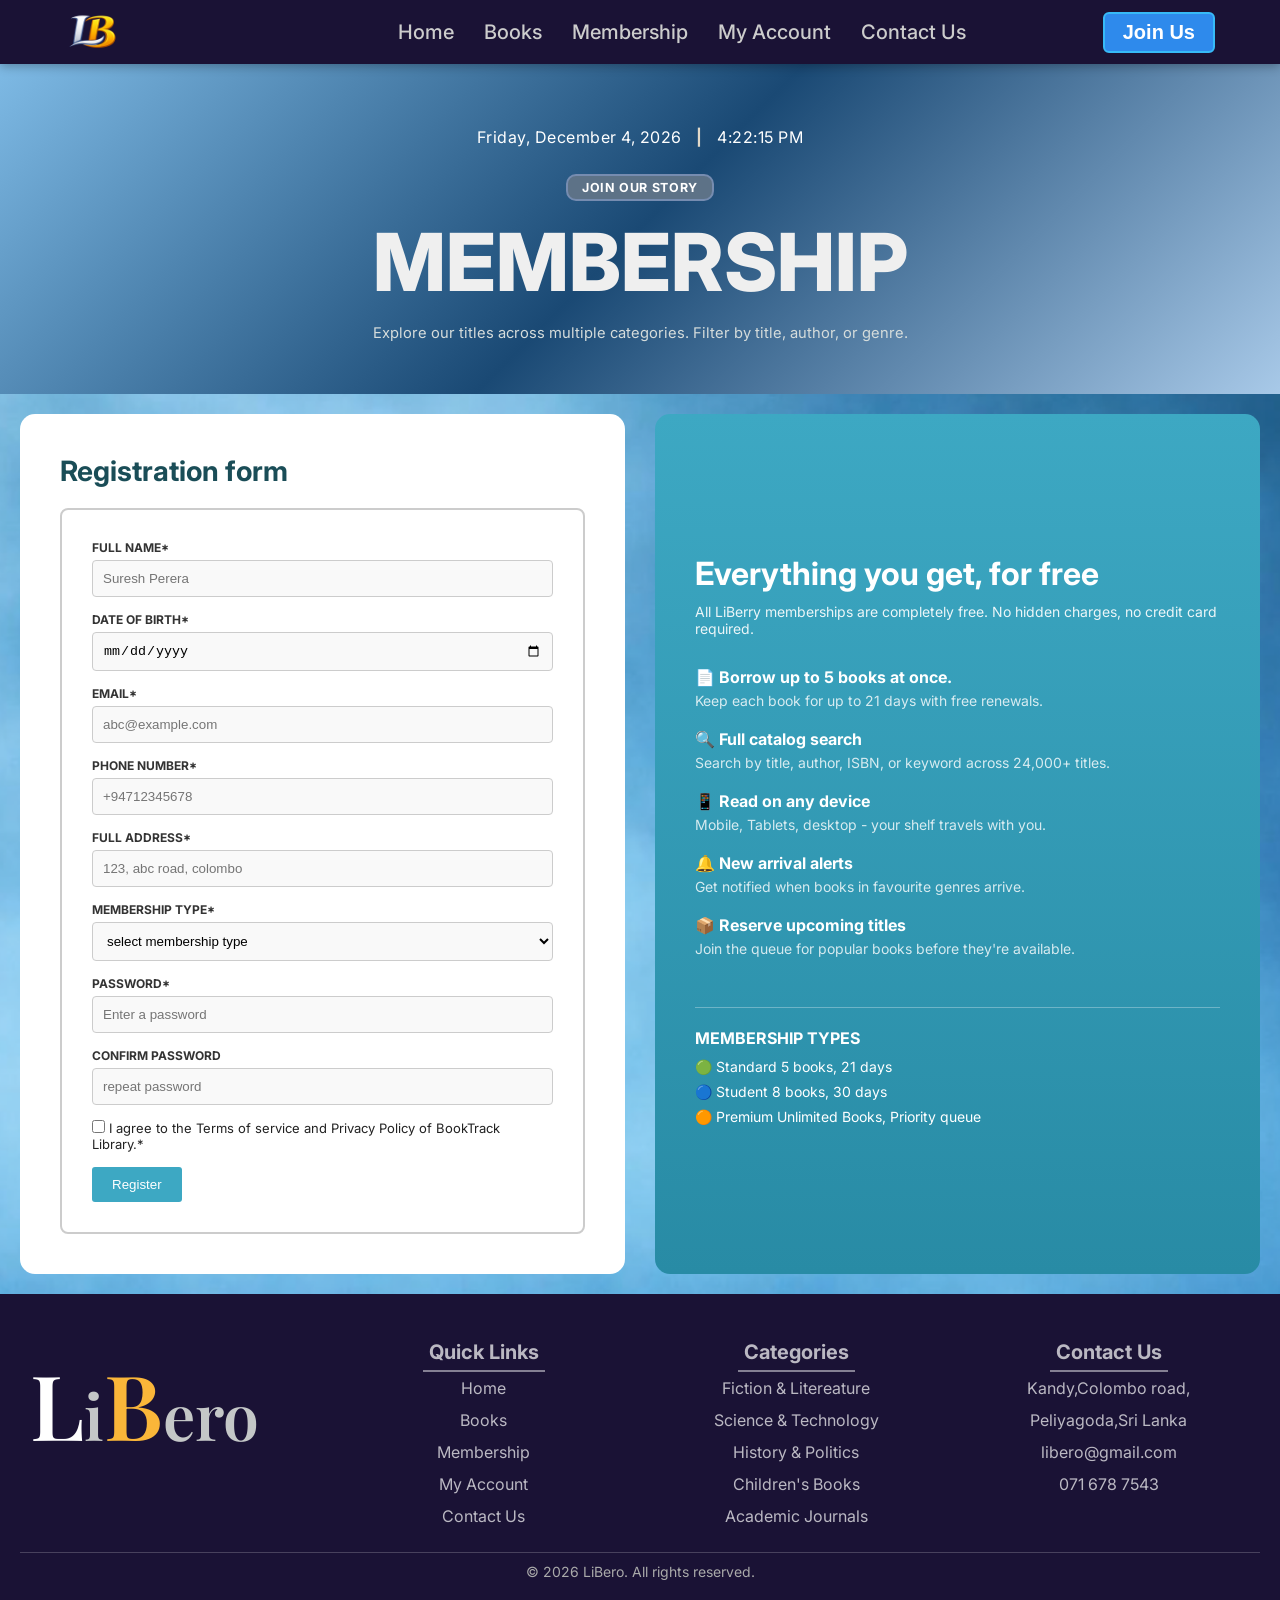
<file: html/Membership.html>
<!DOCTYPE html>
<html lang="en">
<head>
    <meta charset="UTF-8">
    <meta name="viewport" content="width=device-width, initial-scale=1.0">
    <title>Membership Registration</title>
     <link rel="stylesheet" href="../css/style.css">

</head>
<body>
  <nav class="nav-container">
        <div class="logo" style="padding-left: 15px; ">
            <img src="../img/logo4.png" alt="logo">
        </div>
        <div class="nav-item-container">
            <ul class="nav-items">
                <li><a href="Index.html">Home</a></li>
                <li><a href="Books.html">Books</a></li>
                <li><a href="Membership.html">Membership</a></li>
                <li><a href="my-account.html">My Account</a></li>
                <li><a href="Contact us.html">Contact Us</a></li>
            </ul>
        </div>
        <div >
            <ul class="log" style="padding-right: 15px;">
                <li><a href="Membership.html"><button type="button" class="btn btn-outline-light" style="font-size: 20px;">Join Us</button></a></li>
                <!-- <li><a href="register.html">Register</a></li> -->

            </ul>
        </div>
        

    </nav>
    <div class="hero-section">
        <div class="datetime-display-box">
          <span id="current-date-text"></span>
          <span class="datetime-separator">|</span>
          <span id="current-time-text"></span>
        </div>
        <span class="browse-badge">Join Our Story</span>
        <h2>MEMBERSHIP</h2>
        <div class="hero-subtitle">Explore our titles across multiple categories. Filter by title, author, or genre.</div>
    </div>

   <div class="main-container">
        <div class="left-side">
            <h2 class="form-title">Registration form</h2>
            
            <form style="border: 2px solid #ccc; padding: 30px; border-radius: 8px;">
                <div class="input-group">
                    <label>FULL NAME*</label>
                    <input type="text" placeholder="Suresh Perera" required>
                </div>

                <div class="input-group">
                    <label>DATE OF BIRTH*</label>
                    <input type="date" required>
                </div>

                <div class="input-group">
                    <label>EMAIL*</label>
                    <input type="email" placeholder="abc@example.com" required>
                </div>

                <div class="input-group">
                    <label>PHONE NUMBER*</label>
                    <input type="tel" placeholder="+94712345678" required>
                </div>

                <div class="input-group">
                    <label>FULL ADDRESS*</label>
                    <input type="text" placeholder="123, abc road, colombo" required>
                </div>

                <div class="input-group">
                    <label>MEMBERSHIP TYPE*</label>
                    <select required>
                        <option value="" disabled selected>select membership type</option>
                        <option value="standard">Standard</option>
                        <option value="student">Student</option>
                        <option value="premium">Premium</option>
                    </select>
                </div>

                <div class="input-group">
                    <label>PASSWORD*</label>
                    <input type="password" placeholder="Enter a password" required>
                </div>

                <div class="input-group">
                    <label>CONFIRM PASSWORD</label>
                    <input type="password" placeholder="repeat password" required>
                </div>

                <div class="checkbox-group">
                    <input type="checkbox" id="terms" required>
                    <label for="terms">I agree to the Terms of service and Privacy Policy of 
                        BookTrack Library.*</label>
                </div>

                <button type="submit" class="register-btn">Register</button>
            </form>
        </div>

        <div class="right-side">
            <h1 class="info-title">Everything you get, for free</h1>
            <p class="sub-title">All LiBerry memberships are completely free. No hidden charges, 
                no credit card required.</p>
            
            <div class="info-list">
                <div class="info-item">
                    <h3>📄 Borrow up to 5 books at once.</h3>
                    <p>Keep each book for up to 21 days with free renewals.</p>
                </div>
                
                <div class="info-item">
                    <h3>🔍 Full catalog search</h3>
                    <p>Search by title, author, ISBN, or keyword across 24,000+ titles.</p>
                </div>
                
                <div class="info-item">
                    <h3>📱 Read on any device</h3>
                    <p>Mobile, Tablets, desktop - your shelf travels with you.</p>
                </div>
                
                <div class="info-item">
                    <h3>🔔 New arrival alerts</h3>
                    <p>Get notified when books in favourite genres arrive.</p>
                </div>
                
                <div class="info-item">
                    <h3>📦 Reserve upcoming titles</h3>
                    <p>Join the queue for popular books before they're available.</p>
                </div>
            </div>

            <div class="membership-types-box">
                <h2>MEMBERSHIP TYPES</h2>
                <ul>
                    <li>🟢 Standard 5 books, 21 days</li>
                    <li>🔵 Student 8 books, 30 days</li>
                    <li>🟠 Premium Unlimited Books, Priority queue</li>
                </ul>
            </div>
        </div>
    </div>
    <div class="footer-wrapper">
        <footer class="footer-container">
            <div class="logo-container">
                <div class="name">
                    <p><span class="L">L</span>i<span class="B">B</span>ero </p>
                </div>
                    
            </div>
            <div class="quick-links">
                <h3>Quick Links</h3>
                <ul class="quick-links-list">
                    <li><a href="Index.html">Home</a></li>
                    <li><a href="Books.html">Books</a></li>
                    <li><a href="Membership.html">Membership</a></li>
                    <li><a href="my-account.html">My Account</a></li>
                    <li><a href="Contact us.html">Contact Us</a></li>
                </ul>

            </div>
            <div class="cat-container">
                <h3>Categories</h3>
                <ul>
                    <li>Fiction & Litereature</li>
                    <li>Science & Technology</li>
                    <li>History & Politics</li>
                    <li>Children's Books</li>
                    <li>Academic Journals</li>
                </ul>
            </div>
            <div class="contact-footer">
                <h3>
                    Contact Us
                </h3>
                <ul>
                    <li>Kandy,Colombo road,<br>Peliyagoda,Sri Lanka</li>
                    <li>libero@gmail.com</li>
                    <li>071 678 7543</li>
                </ul>
            </div>
            <div class="footer-bottom">
                <hr>
                <p>&copy; 2026 LiBero. All rights reserved.</p>
            </div>
            
        </footer>
    </div>
  <script>
    var accentColor = "#5c1d24";

    function updateDateTime() {
        const now = new Date();

        const dateOptions = {
            weekday: 'long',
            year: 'numeric',
            month: 'long',
            day: 'numeric'
        };

        const formattedDate = now.toLocaleDateString('en-US', dateOptions);

        const timeOptions = {
            hour: 'numeric',
            minute: '2-digit',
            second: '2-digit',
            hour12: true
        };

        const formattedTime = now.toLocaleTimeString('en-US', timeOptions);

        document.getElementById('current-date-text').textContent = formattedDate;
        document.getElementById('current-time-text').textContent = formattedTime;
    }

    updateDateTime();
    setInterval(updateDateTime, 1000);
    </script>

</body>
</html>
</file>
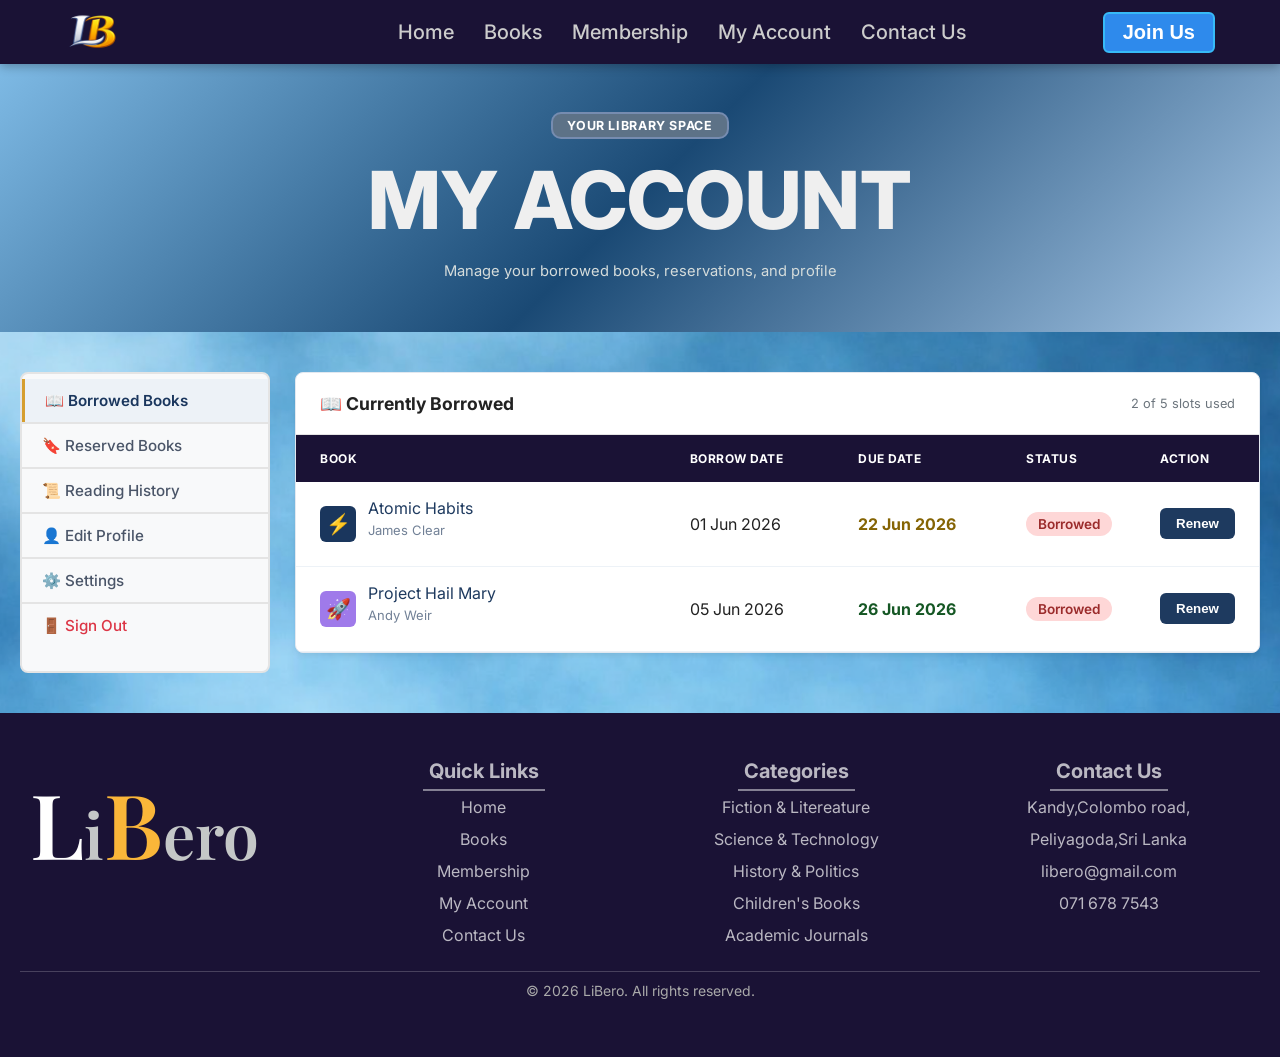
<file: html/my-account.html>
<!DOCTYPE html>
<html lang="en">

<head>
    <meta charset="UTF-8">
    <meta name="viewport" content="width=device-width, initial-scale=1.0">
    <title>Account</title>
    <link rel="stylesheet" href="../css/style.css">

</head>

<body>
    <nav class="nav-container">
        <div class="logo" style="padding-left: 15px; ">
            <img src="../img/logo4.png" alt="logo">
        </div>
        <div class="nav-item-container">
            <ul class="nav-items">
                <li><a href="Index.html">Home</a></li>
                <li><a href="Books.html">Books</a></li>
                <li><a href="Membership.html">Membership</a></li>
                <li><a href="my-account.html">My Account</a></li>
                <li><a href="Contact us.html">Contact Us</a></li>

            </ul>
        </div>
        <div>
            <ul class="log" style="padding-right: 15px;">
                <li><a href="Membership.html"><button type="button" class="btn btn-outline-light"
                            style="font-size: 20px;">Join Us</button></a></li>

            </ul>
        </div>
    </nav>

    <!-- Hero Section -->
    <div class="hero-section">
        <span class="browse-badge">Your Library Space</span>
        <h2>MY ACCOUNT</h2>
        <div class="hero-subtitle">Manage your borrowed books, reservations, and profile</div>
    </div>

    <!-- Side bar -->
    <div class="wrapper">
        <nav class="account-sidebar">
            <div class="sidebar-nav">
                <a href="#" class="active" data-target="panel-borrowed">📖 Borrowed Books</a>
                <a href="#" data-target="panel-reserved">🔖 Reserved Books</a>
                <a href="#" data-target="panel-history">📜 Reading History</a>
                <a href="#" data-target="panel-profile">👤 Edit Profile</a>
                <a href="#" data-target="panel-settings">⚙️ Settings</a>
                <a href="Index.html" style="color:#dc3545;">🚪 Sign Out</a>
            </div>
        </nav>

        <!-- Content Area -->
        <div class="account">

            <!-- Borrowed books -->
            <div class="content-card account-panel" id="panel-borrowed">
                <div class="card-header">
                    <h3>📖 Currently Borrowed</h3>
                    <span style="font-size:.8rem; color:#6c757d;">2 of 5 slots used</span>
                </div>
                <div class="card-body" style="padding:0;">
                    <div class="table-wrap" style="box-shadow:none; border:none; border-radius:0;">
                        <table class="tble">
                            <tr>
                                <th style="width:40%;">Book</th>
                                <th style="width:18%;">Borrow Date</th>
                                <th style="width:18%;">Due Date</th>
                                <th style="width:12%;">Status</th>
                                <th style="width:12%;">Action</th>
                            </tr>
                            <tr>
                                <td>
                                    <div class="book">
                                        <div class="book-icon lightning">⚡</div>
                                        <div class="details">
                                            <div class="title">Atomic Habits</div>
                                            <div class="author" style="font-size:small">James Clear</div>
                                        </div>
                                    </div>
                                </td>
                                <td>01 Jun 2026</td>
                                <td><strong style="color:#856404;">22 Jun 2026</strong></td>
                                <td><span class="borrowed">Borrowed</span></td>
                                <td><button class="renew">Renew</button></td>
                            </tr>
                            <tr>
                                <td>
                                    <div class="book">
                                        <div class="book-icon rocket">🚀</div>
                                        <div class="details">
                                            <div class="title">Project Hail Mary</div>
                                            <div class="author" style="font-size:small">Andy Weir </div>
                                        </div>
                                    </div>
                                </td>
                                <td>05 Jun 2026</td>
                                <td><strong style="color:#155724;">26 Jun 2026</strong></td>
                                <td><span class="borrowed">Borrowed</span></td>
                                <td><button class="renew">Renew</button></td>
                            </tr>
                        </table>
                    </div>
                </div>
            </div>

            <!-- Reserved Books -->
            <div class="content-card account-panel" id="panel-reserved" style="display:none;">
                <div class="card-header">
                    <h3>🔖 Reserved Books</h3>
                    <span style="font-size:.8rem; color:#6c757d;">5 reservations active</span>
                </div>
                <div class="card-body" style="padding:0;">
                    <div class="table-wrap" style="box-shadow:none; border:none; border-radius:0;">
                        <table class="tble">
                            <tr>
                                <th style="width:35%;">Book</th>
                                <th style="width:15%;">Reserved On</th>
                                <th style="width:18%;">Est. Available</th>
                                <th style="width:12%;">Queue</th>
                                <th style="width:10%;">Status</th>
                                <th style="width:10%;">Action</th>
                            </tr>
                            <tr>
                                <td>
                                    <div class="book">
                                        <div class="book-icon midnight">📖</div>
                                        <div class="details">
                                            <div class="title">The Midnight Library</div>
                                            <div class="author" style="font-size:small">Matt Haig</div>
                                        </div>
                                    </div>
                                </td>
                                <td>08 Jun 2026</td>
                                <td>~18 Jun 2026</td>
                                <td>#2 in queue</td>
                                <td><span class="reserved">Reserved</span></td>
                                <td><button class="cancel-btn">Cancel</button></td>
                            </tr>
                            <tr>
                                <td>
                                    <div class="book">
                                        <div class="book-icon ocean">🌊</div>
                                        <div class="details">
                                            <div class="title">The Old Man and the Sea</div>
                                            <div class="author" style="font-size:small">Ernest Hemingway</div>
                                        </div>
                                    </div>
                                </td>
                                <td>10 Jun 2026</td>
                                <td>~25 Jun 2026</td>
                                <td>#1 in queue</td>
                                <td><span class="reserved">Reserved</span></td>
                                <td><button class="cancel-btn">Cancel</button></td>
                            </tr>
                            <tr>
                                <td>
                                    <div class="book">
                                        <div class="book-icon lightning">👁️</div>
                                        <div class="details">
                                            <div class="title">1984</div>
                                            <div class="author" style="font-size:small">George Orwell</div>
                                        </div>
                                    </div>
                                </td>
                                <td>12 Jun 2026</td>
                                <td>~20 Jun 2026</td>
                                <td>#3 in queue</td>
                                <td><span class="reserved">Reserved</span></td>
                                <td><button class="cancel-btn">Cancel</button></td>
                            </tr>
                            <tr>
                                <td>
                                    <div class="book">
                                        <div class="book-icon rocket">🐦</div>
                                        <div class="details">
                                            <div class="title">To Kill a Mockingbird</div>
                                            <div class="author" style="font-size:small">Harper Lee</div>
                                        </div>
                                    </div>
                                </td>
                                <td>13 Jun 2026</td>
                                <td>~28 Jun 2026</td>
                                <td>#1 in queue</td>
                                <td><span class="reserved">Reserved</span></td>
                                <td><button class="cancel-btn">Cancel</button></td>
                            </tr>
                            <tr>
                                <td>
                                    <div class="book">
                                        <div class="book-icon ocean">🐒</div>
                                        <div class="details">
                                            <div class="title">Sapiens</div>
                                            <div class="author" style="font-size:small">Yuval Noah Harari</div>
                                        </div>
                                    </div>
                                </td>
                                <td>14 Jun 2026</td>
                                <td>~05 Jul 2026</td>
                                <td>#5 in queue</td>
                                <td><span class="reserved">Reserved</span></td>
                                <td><button class="cancel-btn">Cancel</button></td>
                            </tr>
                        </table>
                    </div>
                </div>
            </div>

            <!-- Reading History -->
            <div class="content-card account-panel" id="panel-history" style="display:none;">
                <div class="card-header">
                    <h3>📜 Reading History</h3>
                    <button id="toggle-history" class="renew" style="font-size:.8rem; padding:6px 14px;">Hide
                        History</button>
                </div>
                <div class="card-body" id="reading-history" style="padding:0;">
                    <div class="accordion-item">
                        <button class="accordion-header open" type="button">
                            📅 May 2026 &nbsp;<span style="font-weight:400; color:#6c757d; font-size:.8rem;">3
                                books</span>
                            <span class="accordion-arrow">▼</span>
                        </button>
                        <div class="accordion-body open">
                            <div class="table-wrap" style="box-shadow:none; border:none; border-radius:0;">
                                <table class="tble">
                                    <tr>
                                        <th>Title</th>
                                        <th>Author</th>
                                        <th>Returned</th>
                                        <th>Rating</th>
                                    </tr>
                                    <tr>
                                        <td>Sapiens</td>
                                        <td>Yuval Noah Harari</td>
                                        <td>28 May 2026</td>
                                        <td>⭐⭐⭐⭐⭐</td>
                                    </tr>
                                    <tr>
                                        <td>Educated</td>
                                        <td>Tara Westover</td>
                                        <td>14 May 2026</td>
                                        <td>⭐⭐⭐⭐⭐</td>
                                    </tr>
                                    <tr>
                                        <td>Dune</td>
                                        <td>Frank Herbert</td>
                                        <td>02 May 2026</td>
                                        <td>⭐⭐⭐⭐</td>
                                    </tr>
                                </table>
                            </div>
                        </div>
                    </div>

                    <div class="accordion-item">
                        <button class="accordion-header" type="button">
                            📅 April 2026 &nbsp;<span style="font-weight:400; color:#6c757d; font-size:.8rem;">4
                                books</span>
                            <span class="accordion-arrow">▼</span>
                        </button>
                        <div class="accordion-body">
                            <div class="table-wrap" style="box-shadow:none; border:none; border-radius:0;">
                                <table class="tble">
                                    <tr>
                                        <th>Title</th>
                                        <th>Author</th>
                                        <th>Returned</th>
                                        <th>Rating</th>
                                    </tr>
                                    <tr>
                                        <td>The Hobbit</td>
                                        <td>J.R.R. Tolkien</td>
                                        <td>28 Apr 2026</td>
                                        <td>⭐⭐⭐⭐⭐</td>
                                    </tr>
                                    <tr>
                                        <td>Braiding Sweetgrass</td>
                                        <td>Robin Kimmerer</td>
                                        <td>20 Apr 2026</td>
                                        <td>⭐⭐⭐⭐</td>
                                    </tr>
                                    <tr>
                                        <td>Charlotte's Web</td>
                                        <td>E.B. White</td>
                                        <td>11 Apr 2026</td>
                                        <td>⭐⭐⭐⭐⭐</td>
                                    </tr>
                                    <tr>
                                        <td>Demon Copperhead</td>
                                        <td>Barbara Kingsolver</td>
                                        <td>03 Apr 2026</td>
                                        <td>⭐⭐⭐⭐</td>
                                    </tr>
                                </table>
                            </div>
                        </div>
                    </div>

                    <div class="accordion-item">
                        <button class="accordion-header" type="button">
                            📅 March 2026 &nbsp;<span style="font-weight:400; color:#6c757d; font-size:.8rem;">5
                                books</span>
                            <span class="accordion-arrow">▼</span>
                        </button>
                        <div class="accordion-body">
                            <div class="table-wrap" style="box-shadow:none; border:none; border-radius:0;">
                                <table class="tble">
                                    <tr>
                                        <th>Title</th>
                                        <th>Author</th>
                                        <th>Returned</th>
                                        <th>Rating</th>
                                    </tr>
                                    <tr>
                                        <td>A Brief History of Time</td>
                                        <td>Stephen Hawking</td>
                                        <td>29 Mar 2026</td>
                                        <td>⭐⭐⭐⭐⭐</td>
                                    </tr>
                                    <tr>
                                        <td>Project Hail Mary</td>
                                        <td>Andy Weir</td>
                                        <td>20 Mar 2026</td>
                                        <td>⭐⭐⭐⭐⭐</td>
                                    </tr>
                                    <tr>
                                        <td>Atomic Habits</td>
                                        <td>James Clear</td>
                                        <td>15 Mar 2026</td>
                                        <td>⭐⭐⭐⭐</td>
                                    </tr>
                                    <tr>
                                        <td>Educated</td>
                                        <td>Tara Westover</td>
                                        <td>08 Mar 2026</td>
                                        <td>⭐⭐⭐⭐⭐</td>
                                    </tr>
                                    <tr>
                                        <td>The Midnight Library</td>
                                        <td>Matt Haig</td>
                                        <td>02 Mar 2026</td>
                                        <td>⭐⭐⭐⭐</td>
                                    </tr>
                                </table>
                            </div>
                        </div>
                    </div>

                    <div class="accordion-item">
                        <button class="accordion-header" type="button">
                            📅 February 2026 &nbsp;<span style="font-weight:400; color:#6c757d; font-size:.8rem;">3
                                books</span>
                            <span class="accordion-arrow">▼</span>
                        </button>
                        <div class="accordion-body">
                            <div class="table-wrap" style="box-shadow:none; border:none; border-radius:0;">
                                <table class="tble">
                                    <tr>
                                        <th>Title</th>
                                        <th>Author</th>
                                        <th>Returned</th>
                                        <th>Rating</th>
                                    </tr>
                                    <tr>
                                        <td>The Alchemist</td>
                                        <td>Paulo Coelho</td>
                                        <td>25 Feb 2026</td>
                                        <td>⭐⭐⭐⭐</td>
                                    </tr>
                                    <tr>
                                        <td>Pride and Prejudice</td>
                                        <td>Jane Austen</td>
                                        <td>18 Feb 2026</td>
                                        <td>⭐⭐⭐⭐⭐</td>
                                    </tr>
                                    <tr>
                                        <td>Brave New World</td>
                                        <td>Aldous Huxley</td>
                                        <td>05 Feb 2026</td>
                                        <td>⭐⭐⭐⭐</td>
                                    </tr>
                                </table>
                            </div>
                        </div>
                    </div>

                    <div class="accordion-item">
                        <button class="accordion-header" type="button">
                            📅 January 2026 &nbsp;<span style="font-weight:400; color:#6c757d; font-size:.8rem;">2
                                books</span>
                            <span class="accordion-arrow">▼</span>
                        </button>
                        <div class="accordion-body">
                            <div class="table-wrap" style="box-shadow:none; border:none; border-radius:0;">
                                <table class="tble">
                                    <tr>
                                        <th>Title</th>
                                        <th>Author</th>
                                        <th>Returned</th>
                                        <th>Rating</th>
                                    </tr>
                                    <tr>
                                        <td>Think and Grow Rich</td>
                                        <td>Napoleon Hill</td>
                                        <td>28 Jan 2026</td>
                                        <td>⭐⭐⭐⭐⭐</td>
                                    </tr>
                                    <tr>
                                        <td>Crime and Punishment</td>
                                        <td>Fyodor Dostoevsky</td>
                                        <td>12 Jan 2026</td>
                                        <td>⭐⭐⭐⭐</td>
                                    </tr>
                                </table>
                            </div>
                        </div>
                    </div>
                </div>
            </div>

            <!-- Edit Profile -->
            <div class="content-card account-panel" id="panel-profile" style="display:none;">
                <div class="card-header">
                    <h3>👤 Edit Profile</h3>
                </div>
                <div class="card-body">
                    <form id="profile-form">
                        <div class="form-row">
                            <div class="form-group">
                                <label for="p-name">Full Name</label>
                                <input type="text" id="p-name" value="Suresh Perera">
                            </div>
                            <div class="form-group">
                                <label for="p-email">Email</label>
                                <input type="email" id="p-email" value="suresh.perera@gmail.com">
                            </div>
                        </div>
                        <div class="form-row">
                            <div class="form-group">
                                <label for="p-phone">Phone</label>
                                <input type="tel" id="p-phone" value="+94 71 678 7543">
                            </div>
                            <div class="form-group">
                                <label for="p-dob">Date of Birth</label>
                                <input type="date" id="p-dob" value="2004-06-15">
                            </div>
                        </div>
                        <div class="form-group">
                            <label for="p-address">Address</label>
                            <input type="text" id="p-address" value="Kandy, Colombo road, Peliyagoda, Sri Lanka">
                        </div>
                        <button type="submit" class="renew">Save Changes</button>
                    </form>
                </div>
            </div>

            <!-- Settings -->
            <div class="content-card account-panel" id="panel-settings" style="display:none;">
                <div class="card-header">
                    <h3>⚙️ Account Settings</h3>
                </div>
                <div class="card-body">
                    <div class="settings-list">
                        <label class="setting-item">
                            <span>
                                <strong>Email notifications</strong><br>
                                <small>Receive alerts for due dates and new arrivals</small>
                            </span>
                            <input type="checkbox" checked>
                        </label>
                        <hr>
                        <label class="setting-item">
                            <span>
                                <strong>SMS notifications</strong><br>
                                <small>Text alerts for overdue books</small>
                            </span>
                            <input type="checkbox">
                        </label>
                        <hr>
                        <label class="setting-item">
                            <span>
                                <strong>Newsletter</strong><br>
                                <small>Monthly reading recommendations</small>
                            </span>
                            <input type="checkbox" checked>
                        </label>
                        <hr>
                        <label class="setting-item">
                            <span>
                                <strong>Reading history visibility</strong><br>
                                <small>Allow others to see your reading stats</small>
                            </span>
                            <input type="checkbox">
                        </label>
                        <hr>
                        <button type="button" id="save-settings" class="renew">Save Settings</button>
                    </div>
                </div>
            </div>
        </div>
    </div>

    <div id="toast" class="toast" role="status" aria-live="polite"></div>


    <div class="footer-wrapper">
        <footer class="footer-container">
            <div class="logo-container">
                <div class="name">
                    <p><span class="L">L</span>i<span class="B">B</span>ero </p>
                </div>

            </div>
            <div class="quick-links">
                <h3>Quick Links</h3>
                <ul class="quick-links-list">
                    <li><a href="Index.html">Home</a></li>
                    <li><a href="Books.html">Books</a></li>
                    <li><a href="Membership.html">Membership</a></li>
                    <li><a href="my-account.html">My Account</a></li>
                    <li><a href="Contact us.html">Contact Us</a></li>
                </ul>

            </div>
            <div class="cat-container">
                <h3>Categories</h3>
                <ul>
                    <li>Fiction & Litereature</li>
                    <li>Science & Technology</li>
                    <li>History & Politics</li>
                    <li>Children's Books</li>
                    <li>Academic Journals</li>
                </ul>
            </div>
            <div class="contact-footer">
                <h3>
                    Contact Us
                </h3>
                <ul>
                    <li>Kandy,Colombo road,<br>Peliyagoda,Sri Lanka</li>
                    <li>libero@gmail.com</li>
                    <li>071 678 7543</li>
                </ul>
            </div>
            <div class="footer-bottom">
                <hr>
                <p>&copy; 2026 LiBero. All rights reserved.</p>
            </div>

        </footer>
    </div>


    <script>

        const sidebarLinks = document.querySelectorAll('.sidebar-nav a[data-target]');
        const panels = document.querySelectorAll('.account-panel');

        sidebarLinks.forEach(function (link) {
            link.addEventListener('click', function (e) {
                e.preventDefault();
                const target = link.getAttribute('data-target');

                sidebarLinks.forEach(function (item) { item.classList.remove('active'); });
                link.classList.add('active');

                panels.forEach(function (panel) { panel.style.display = 'none'; });
                document.getElementById(target).style.display = 'block';
            });
        });

        // Reading history accordion
        document.querySelectorAll('.accordion-header').forEach(function (header) {
            header.addEventListener('click', function () {
                const isOpen = header.classList.contains('open');

                document.querySelectorAll('.accordion-header').forEach(function (h) {
                    h.classList.remove('open');
                });
                document.querySelectorAll('.accordion-body').forEach(function (body) {
                    body.classList.remove('open');
                });

                if (!isOpen) {
                    header.classList.add('open');
                    header.nextElementSibling.classList.add('open');
                }
            });
        });

        // Show / hide reading history
        const toggleHistoryBtn = document.getElementById('toggle-history');
        const readingHistory = document.getElementById('reading-history');

        toggleHistoryBtn.addEventListener('click', function () {
            const isHidden = readingHistory.style.display === 'none';
            readingHistory.style.display = isHidden ? 'block' : 'none';
            toggleHistoryBtn.textContent = isHidden ? 'Hide History' : 'Show History';
        });

        // Simple toast message (frontend only)
        function showToast(message) {
            const toast = document.getElementById('toast');
            toast.textContent = message;
            toast.classList.add('show');
            setTimeout(function () { toast.classList.remove('show'); }, 2500);
        }

        document.getElementById('profile-form').addEventListener('submit', function (e) {
            e.preventDefault();
            showToast('Profile updated successfully!');
        });

        document.getElementById('save-settings').addEventListener('click', function () {
            showToast('Settings saved!');
        });

        document.querySelectorAll('.cancel-btn').forEach(function (btn) {
            btn.addEventListener('click', function () {
                showToast('Reservation cancelled.');
            });
        });
    </script>

</body>

</html>
</file>
<file: css/style.css>
@import url('https://fonts.googleapis.com/css2?family=Playfair+Display:wght@400;600;700&family=Inter:wght@300;400;500;600&display=swap');
@import url('https://fonts.googleapis.com/css2?family=Inter:wght@400;600;700;800&display=swap');

*,
*::before,
*::after {
  box-sizing: border-box;
  margin: 0;
  padding: 0;
}

/* 
  '''''''''''''''''''''''''''''''''''''''''''''''''''''''''' CONTACT US PAGE ''''''''''''''''''''''''''''''''''''''''''''''''''''''''''''''''''''''''''''''''
   */
a {
  color: inherit;
  text-decoration: none;
}

.catalog-hero {
  background: #1E3A5F;
  color: #ffffff;
  padding: 52px 0;
}

.catalog-hero h1 {
  margin-bottom: 10px;
}

.catalog-hero p {
  color: rgba(255, 255, 255, .65);
}

.contact-grid {
  display: grid;
  grid-template-columns: 280px 1fr;
  gap: 50px;
  align-items: stretch;
  width: 100vw;
  padding: 0 80px;
  box-sizing: border-box;
}

.cd-text {
  background-color: #e3f2fd;
  color: #0d47a1;
  border: 1px solid #bbdefb;
  border-radius: 12px;
  width: 250px;
  min-height: 120px;
  margin-bottom: 15px;
  padding: 15px;
}

.contact-info {
  width: 100%;
  max-width: 300px;
  display: flex;
  flex-direction: column;
  align-items: center;
}

.contact-info h2 {
  color: #1E3A5F;
  margin-bottom: 14px;
}

.contact-info p {
  color: #666666;
  margin-bottom: 32px;
}

.contact-details {
  display: flex;
  flex-direction: column;
  gap: 18px;
  margin-bottom: 28px;
}

.contact-detail-item {
  display: flex;
  gap: 14px;
  align-items: flex-start;
}

.cd-text strong {
  display: block;
  font-size: .88rem;
  color: #1E3A5F;
  margin-bottom: 2px;
}

.cd-text span {
  font-size: .85rem;
  color: #666666;
}

.form-card {
  background: #ffffff;
  border: 1px solid #dde3ea;
  border-radius: 12px;
  padding: 36px;
  box-shadow: 0 4px 20px rgba(30, 58, 95, .12);
  width: 100%;
  max-width: 750px;
  display: flex;
  flex-direction: column;
}

.form-card form {
  display: grid !important;
  grid-template-rows: auto auto auto 1fr auto auto;
  height: 100% !important;
  gap: 15px;
}

.form-card .form-group {
  margin-bottom: 0 !important;
  display: flex;
  flex-direction: column;
}

.form-card .msg-container {
  display: flex !important;
  flex-direction: column !important;
  height: 100% !important;
}

.form-card .msg-container textarea#c-msg {
  flex-grow: 1 !important;
  height: 100% !important;
  min-height: 150px !important;
}

.form-check {
  margin-bottom: 0 !important;
  margin-top: 5px;
}

.form-card h3 {
  font-family: 'Inter', sans-serif;
  color: #1E3A5F;
  margin-bottom: 24px;
}

.form-group {
  display: flex;
  flex-direction: column;
  gap: 6px;
  margin-bottom: 18px;
}

.form-group label {
  font-size: .78rem;
  font-weight: 600;
  color: #333333;
  text-transform: uppercase;
  letter-spacing: .05em;
}

.form-group input,
.form-group select,
.form-group textarea {
  padding: 10px 14px;
  border: 1.5px solid #dde3ea;
  border-radius: 6px;
  font-family: 'Inter', sans-serif;
  font-size: .9rem;
  color: #333333;
  background: #ffffff;
  transition: border-color .25s ease, box-shadow .25s ease;
}

.form-group input:focus,
.form-group select:focus,
.form-group textarea:focus {
  outline: none;
  border-color: #1E3A5F;
  box-shadow: 0 0 0 3px rgba(30, 58, 95, .1);
}

.field-error {
  font-size: .75rem;
  color: #dc3545;
  display: none;
  margin-top: 2px;
}

.field-error.show {
  display: block;
}

.form-check {
  display: flex;
  align-items: flex-start;
  gap: 10px;
  margin-bottom: 20px;
}

.form-check input[type="checkbox"] {
  margin-top: 3px;
  accent-color: #1E3A5F;
}

.form-check label {
  font-size: .85rem;
  color: #666666;
}

.hours-table {
  width: 100%;
  max-width: 400px;
  border-collapse: collapse;
  background-color: #ffffff;
  border: 1px solid #e2e8f0;
  border-radius: 12px;
  overflow: hidden;
  box-shadow: 0 4px 12px rgba(0, 0, 0, 0.03);
}

.hours-table td {
  padding: 14px 18px;
  font-size: 0.9rem;
  color: #4a5568;
  border-bottom: 1px solid #edf2f7;
}

.hours-table tr:last-child td {
  border-bottom: none;
}

.hours-table tr:hover {
  background-color: #f7fafc;
}

.hours-table td:first-child {
  font-weight: 600;
  color: #1E3A5F;
}

.section-alt .container {
  text-align: center;
  background: linear-gradient(
  90deg,
  #7ea8cf 0%,
  #4a82b9 25%,
  #2763a3 50%,
  #3f6f9f 75%,
  #7ca6d1 100%
);
  padding: 40px;
  box-shadow: 0 4px 20px rgba(30, 58, 95, .12);
  max-width: none;
}
.section-title{
  color: rgba(255, 255, 255, 0.959);
}

.section.section-alt {
  margin-top: 40px;
}

footer {
  background: #142947;
  color: rgba(255, 255, 255, .7);
  padding: 56px 0 0;
  margin-top: auto;
}

.footer-grid {
  display: grid;
  grid-template-columns: 1.4fr 1fr 1fr 1.2fr;
  gap: 40px;
  padding-bottom: 40px;
  border-bottom: 1px solid rgba(255, 255, 255, .1);
}

.footer-col h4 {
  color: #ffffff;
  font-family: 'Inter', sans-serif;
  font-size: .95rem;
  margin-bottom: 16px;
}

.footer-col p {
  font-size: .85rem;
  line-height: 1.7;
}

.footer-col ul {
  display: flex;
  flex-direction: column;
  gap: 9px;
}

.footer-col ul a {
  font-size: .85rem;
  color: rgba(255, 255, 255, .65);
  transition: color .25s ease;
}

.footer-col ul a:hover {
  color: #F8B400;
}

.footer-bottom {
  padding: 18px 0;
  display: flex;
  justify-content: space-between;
  align-items: center;
  font-size: .8rem;
  color: rgba(255, 255, 255, .4);
}

@media (max-width: 1024px) {
  .footer-grid {
    grid-template-columns: 1fr 1fr;
  }
}

@media (max-width: 768px) {
  .section {
    padding: 52px 0;
  }

  .nav-links {
    display: none;
  }

  .hamburger {
    display: flex;
  }

  .nav-links.open {
    display: flex;
    flex-direction: column;
    position: absolute;
    top: 66px;
    left: 0;
    right: 0;
    background: #142947;
    padding: 12px;
    box-shadow: 0 8px 20px rgba(0, 0, 0, .3);
  }

  .contact-grid {
    grid-template-columns: 1fr;
  }

  .footer-grid {
    grid-template-columns: 1fr;
  }

  .footer-bottom {
    flex-direction: column;
    gap: 8px;
    text-align: center;
  }
}

/*'''''''''''''''''''''''''''''''''''''''''''''''''''''''''''''''''''         Books.html         ''''''''''''''''''''''''''''''''''''''''''''''''''''''''''''''''''''''''''''''''*/
*,
*::before,
*::after {
  box-sizing: border-box;
  margin: 0;
  padding: 0;
}

body {
  font-family: 'Inter', sans-serif;
  background: #f0f0f0;
  color: #222;
  min-height: 100vh;
  background-image: url('../img/back11.png');
  background-size: cover;
  background-position: center;
  background-repeat: no-repeat;
}

.nav-container {
  background-color: #1a1235 !important;
  color: white !important;
  display: flex !important;
  justify-content: space-between !important;
  align-items: center !important;
  padding: 4px 50px !important;
  height: 64px !important;
  overflow: hidden !important;
  position: sticky !important;
  top: 0 !important;
  z-index: 100 !important;
  box-shadow: 0 2px 10px rgba(0, 0, 0, 0.3) !important;
  overflow: visible !important;
}

@media (max-width: 768px) {
  .nav-container {
    padding: 4px 20px !important;
  }
}

.logo {
  height: 100% !important;
  display: flex !important;
  align-items: center !important;
}

.logo img {
  height: 100% !important;
  width: auto !important;
  display: block !important;
  object-fit: contain !important;
}

.nav-items {
  list-style: none !important;
  display: flex !important;
  gap: 30px !important;
}

.nav-item-container {
  margin-left: 140px !important;
}

.nav-items a {
  text-decoration: none !important;
  color: #ccc !important;
  font-size: 20px !important;
  font-weight: 500 !important;
  padding: 4px 0 !important;
  border-bottom: 2px solid transparent !important;
  transition: color 0.2s, border-color 0.2s !important;
}

.nav-items a:hover {
  color: #ffc107 !important;
  border-bottom-color: #ffc107 !important;
}

.book-container {
  display: grid;
  grid-template-columns: 3fr 2fr;
  gap: 32px;
  padding: 36px 48px;
  max-width: 1400px;
  margin: 0 auto;
  align-items: stretch;
}

.book-container-2 {
  display: grid;
  grid-template-columns: 2fr 3fr;
  gap: 32px;
  padding: 36px 48px;
  max-width: 1400px;
  margin: 0 auto;
  align-items: stretch;
}

.books-grid {
  display: grid;
  grid-template-columns: repeat(3, 1fr);
  grid-template-rows: repeat(2, auto);
  gap: 20px;
}

.book-card {
  background: hsl(0, 0%, 100%);
  border-radius: 10px;
  border: 2px solid transparent;
  box-shadow: 0 2px 8px rgba(0, 0, 0, 0.07);
  overflow: hidden;
  cursor: pointer;
  display: flex;
  flex-direction: column;
  transition: transform 0.2s ease, box-shadow 0.2s ease, border-color 0.2s ease;
}

.book-card:hover {
  transform: translateY(-5px);
  box-shadow: 0 10px 24px rgba(0, 0, 0, 0.13);
}

.book-card.selected {
  border-color: #0713ff;
  box-shadow: 0 0 0 4px rgba(255, 193, 7, 0.2);
}

.book-card img {
  width: 100%;
  height: 100%;
  object-fit: cover;
  background: #e0e0e0;
}

.book-card-body {
  padding: 14px 16px 16px;
  display: flex;
  flex-direction: column;
  gap: 6px;
  flex: 1;
}

.book-card-body h6 {
  font-size: 0.92rem;
  font-weight: 700;
  color: #15559a;
  line-height: 1.3;
}

.book-card-body p {
  font-size: 0.78rem;
  color: #666;
  line-height: 1.5;
  flex: 1;
}

.featured-panel {
  position: sticky;
  top: 84px;
}

.featured-card {
  background: #fff;
  border-radius: 14px;
  box-shadow: 0 6px 28px rgba(0, 0, 0, 0.11);
  height: 100%;
  overflow: hidden;
  transition: box-shadow 0.3s;
}

.featured-card img {
  width: 100%;
  height: 300px;
  object-fit: cover;
  background: #ddd;
  display: block;
  flex-shrink: 0;
  object-position: top;
}

.featured-body {
  padding: 24px 26px 28px;
  display: flex;
  flex-direction: column;
  gap: 10px;
  flex: 1;
}

.featured-tag {
  display: inline-block;
  background: #2e8aec;
  color: #ffffff;
  font-size: 0.7rem;
  font-weight: 700;
  letter-spacing: 0.08em;
  text-transform: uppercase;
  padding: 3px 10px;
  border-radius: 20px;
  align-self: flex-start;
}

.featured-body h2 {
  font-size: 1.4rem;
  font-weight: 800;
  color: #15559a;
  line-height: 1.3;
}

.featured-author {
  font-size: 0.88rem;
  color: #888;
  font-style: italic;
}

.featured-desc {
  font-size: 0.93rem;
  color: #444;
  line-height: 1.7;
  padding-top: 4px;
  border-top: 1px solid #f0f0f0;
  flex: 1;
}

.featured-actions {
  display: flex;
  gap: 12px;
  padding-top: 6px;
  flex-wrap: wrap;
  margin-top: auto;
}

.btn {
  display: inline-block;
  padding: 7px 18px;
  background: #2e8aec;
  color: #ffffff;
  border-radius: 6px;
  text-decoration: none;
  font-size: 0.8rem;
  font-weight: 700;
  border: 2px solid #37baf7;
  cursor: pointer;
  transition: background 0.2s, color 0.2s;
  align-self: flex-start;
}

.btn:hover {
  background: #00e0d8;
  border-color: #00d8e0;
}

.btn-large {
  padding: 11px 28px;
  font-size: 0.95rem;
  border-radius: 8px;
}

.btn-outline {
  padding: 11px 28px;
  font-size: 0.95rem;
  border-radius: 8px;
  background: transparent;
  color: #1a1a1a;
  border: 2px solid #bfe3e9;
}

.btn-outline:hover {
  background: #e2e6e6;
  border-color: #aaa;
}

@media (max-width: 1024px) {
  .book-container {
    grid-template-columns: 1fr;
    padding: 24px;
  }

  .featured-panel {
    position: static;
  }
}

@media (max-width: 600px) {
  .books-grid {
    grid-template-columns: repeat(2, 1fr);
  }

  .nav-container {
    padding: 4px 20px;
  }
}

@media (max-width: 400px) {
  .books-grid {
    grid-template-columns: 1fr;
  }
}

.hero-section {
  background: linear-gradient(135deg, #7ebae5, #1a4974, #a8c9e8);
  padding: 48px 56px;
  display: flex;
  flex-direction: column;
  align-items: center;
  gap: 12px;
  text-align: center;
  top: 64px;
  z-index: 99;
}

.browse-badge {
  display: inline-block;
  border: 2px solid #768cb0;
  color: rgb(255, 255, 255);
  border-radius: 10px;
  padding: 4px 14px;
  font-size: 0.78rem;
  font-weight: 700;
  letter-spacing: 0.05em;
  text-transform: uppercase;
  background-color: #5d7287;
}

.hero-section h2 {
  font-size: 5rem;
  font-weight: 800;
  color: #efefef;
  margin: 0;
}

.hero-subtitle {
  font-size: 0.92rem;
  color: hsl(171, 9%, 85%);
  margin: 0;
  line-height: 1.6;
}

.featured-intro {
  padding: 36px 28px;
  padding-top: 120px;
  display: flex;
  flex-direction: column;
  align-items: center;
  text-align: center;
  background-color: transparent;
  justify-content: center;
  border-radius: 16px;
}

.featured-intro h1 {
  font-size: 5rem;
  font-weight: 800;
  color: #ffffff !important;
  line-height: 1.2;
}

.featured-sub {
  font-size: 1rem;
  color: hsl(0, 0%, 100%);
  line-height: 1.7;
  margin-bottom: 24px;
  max-width: 340px;
}

.footer-wrapper {
  background-color: #1a1235;
  width: 100%;
}

.footer-container {
  background-color: #1a1235;
  padding: 40px 20px;
  display: grid;
  grid-template-columns: 1fr 1fr 1fr 1fr;
  gap: 10px;
  align-items: start;
  max-width: 1400px;
  margin: 0 auto;
}

.logo-container {
  display: flex;
  flex-direction: column;
  padding: 10px;
}

.logo-container img {
  height: 50px;
  width: auto;
  display: block;
  object-fit: contain;
}

.quick-links h3 {
  border-bottom: 2px solid rgba(255, 255, 255, 0.463);
  padding: 6px;
  width: fit-content;
  margin: 0 auto;
  text-align: center;
  font-size: 20px;
}

.cat-container h3 {
  border-bottom: 2px solid rgba(255, 255, 255, 0.463);
  padding: 6px;
  width: fit-content;
  margin: 0 auto;
  text-align: center;
  font-size: 20px;
}

.contact-footer h3 {
  border-bottom: 2px solid rgba(255, 255, 255, 0.463);
  padding: 6px;
  width: fit-content;
  margin: 0 auto;
  text-align: center;
  font-size: 20px;
}

.quick-links-list,
.cat-container ul,
.contact-footer ul {
  list-style: none;
  padding: 0;
  margin: 0;
  text-align: center;
  line-height: 2;
}

.footer-bottom {
  grid-column: 1 / -1;
  text-align: center;
  color: #aaa;
  font-size: 14px;
  padding-top: 10px;
  display: flex;
  flex-direction: column;
}

.footer-bottom hr {
  border: none;
  border-top: 1px solid rgba(255, 255, 255, 0.2);
  margin-bottom: 10px;
  width: 100%;
  height: 1px;
}

.name {
  color: white;
  font-size: 4rem;
  font-family: 'Playfair Display', serif;
  font-weight: 600;
}

.name p {
  color: #c4c7c7;
}

.L {
  color: #ffffff;
  font-size: 90px;
}

.B {
  color: #fab639;
  font-size: 90px;
}

.copyright {
  color: white;
  font-size: 1rem;
  font-family: 'Inter', sans-serif;
  justify-content: center;
}

.log {
  list-style: none;
  display: flex;
  gap: 25px;
}

.log a {
  text-decoration: none;
  color: #ccc;
  font-size: 20px;
  font-weight: 500;
  padding: 4px 0;
  border-bottom: 2px solid transparent;
  transition: color 0.2s, border-color 0.2s;
}

.log a:hover {
  color: #ffc107;
  border-bottom-color: #ffc107;
}

.accordion-item {
  background: #ffffff;
  border: 1px solid #dde3ea;
  border-radius: 10px;
  overflow: hidden;
  box-shadow: 0 2px 10px rgba(0, 0, 0, .04);
}

.accordion-header {
  width: 100%;
  text-align: left;
  background: #ffffff;
  border: none;
  cursor: pointer;
  padding: 16px 20px;
  font-family: 'Inter', sans-serif;
  font-size: .95rem;
  font-weight: 600;
  color: #1E3A5F;
  display: flex;
  justify-content: space-between;
  align-items: center;
  transition: background .25s ease;
}

.accordion-header:hover {
  background: #F4F4F4;
}

.accordion-header.open {
  color: #d9a000;
}

.accordion-arrow {
  font-size: .75rem;
  color: #666666;
  transition: transform .25s ease;
}

.accordion-header.open .accordion-arrow {
  transform: rotate(180deg);
  color: #d9a000;
}

.accordion-body {
  display: none;
  padding: 0 20px 18px;
  font-size: .9rem;
  color: #666666;
  line-height: 1.7;
  border-top: 1px solid #edf2f7;
  padding-top: 14px;
}

.accordion-body.open {
  display: block;
}

.accordion-body em {
  color: #1E3A5F;
  font-style: italic;
}

.vintage-hero-outer {
  max-width: 1100px;
  margin: 80px auto;
  background-color: #ffffff;
  border: 1px solid #e2d9c8;
  box-shadow: 0 10px 30px rgba(0, 0, 0, 0.05);
}

.vintage-hero-inner::after {
  content: "";
  display: table;
  clear: both;
}

.hero-left-col {
  float: left;
  width: 45%;
  height: 640px;
  background-size: cover;
  background-position: center;
  animation: imageSlider 12s infinite;
}

.large-hero-img {
  display: none;
}

@keyframes imageSlider {

  0%,
  20% {
    background-image: url('https://images.unsplash.com/photo-1507842217343-583bb7270b66?q=80&w=1000&auto=format&fit=crop');
  }

  25%,
  45% {
    background-image: url('https://images.unsplash.com/photo-1524995997946-a1c2e315a42f?q=80&w=1000&auto=format&fit=crop');
  }

  50%,
  70% {
    background-image: url('https://images.unsplash.com/photo-1568667256549-094345857637?q=80&w=1000&auto=format&fit=crop');
  }

  75%,
  95% {
    background-image: url('https://images.unsplash.com/photo-1614849963640-9cc74b2a826f?q=80&w=1000&auto=format&fit=crop');
  }

  100% {
    background-image: url('https://images.unsplash.com/photo-1507842217343-583bb7270b66?q=80&w=1000&auto=format&fit=crop');
  }
}

.hero-right-col {
  float: left;
  width: 55%;
  height: 640px;
  padding: 50px 45px;
  display: flex;
  flex-direction: column;
  justify-content: center;
}

.title-block {
  margin-bottom: 15px;
}

.main-title {
  font-size: 50px;
  color: #5c1d24;
  letter-spacing: 3px;
  display: inline-block;
  padding-bottom: 5px;
}

.description-text {
  font-size: 15px;
  font-weight: normal;
  margin-bottom: 18px;
  color: #4a3f35;
  text-align: justify;
}

.details-row::after {
  content: "";
  display: table;
  clear: both;
}

.badge-and-text {
  float: left;
  width: 100%;
}

.sub-description {
  font-size: 15px;
  font-weight: normal;
  font-style: normal;
  color: #4a3f35;
  margin-bottom: 18px;
  text-align: justify;
}

.sub-description-extra {
  font-size: 15px;
  font-weight: normal;
  font-style: normal;
  color: #4a3f35;
  margin-bottom: 25px;
  text-align: justify;
}

.learn_more {
  display: inline-block;
  background-color: #2d4a43;
  padding: 10px 24px;
  border-radius: 3px;
  transition: background-color 0.2s ease;
}

.learn_more:hover {
  background-color: #1e332e;
}

.learn_more a {
  color: #fcfaf2;
  text-decoration: none;
  font-weight: normal;
  font-size: 15px;
  display: block;
}

.about-us-container {
  max-width: 1100px;
  margin: 0 auto 80px auto;
  background-color: #ffffff;
  border: 1px solid #e2d9c8;
  box-shadow: 0 10px 30px rgba(0, 0, 0, 0.05);
}

.about-us-content {
  padding: 50px 45px;
}

.about-us-content h3 {
  font-size: 28px;
  color: #5c1d24;
  letter-spacing: 2px;
  margin-bottom: 15px;
  border-bottom: 2px solid #dfcbb5;
  display: inline-block;
  padding-bottom: 5px;
}

.about-us-content p {
  font-size: 15px;
  font-weight: normal;
  color: #4a3f35;
  text-align: justify;
}

@media (max-width: 850px) {

  .logo,
  .nav-items {
    float: none;
    text-align: center;
    margin: 5px auto;
  }

  .nav-items {
    padding-left: 0;
  }

  .nav-items li {
    margin: 5px 10px;
  }

  .hero-left-col,
  .hero-right-col {
    float: none;
    width: 100%;
    height: auto;
  }

  .hero-left-col {
    height: 350px;
  }

  .about-us-content {
    padding: 30px 20px;
  }
}

.new-arrivals-section {
  background-image: url('../img/back11.png');
  padding: 60px 20px;
  border-top: 1px solid #e2d9c8;
  width: 100%;
  box-sizing: border-box;
  clear: both;
  font-family: 'Inter', sans-serif;
  background-size: cover;
  background-position: center;
  background-repeat: no-repeat;
}

.arrivals-container {
  max-width: 1200px;
  margin: 0 auto;
  box-sizing: border-box;
}

.arrivals-header {
  text-align: center;
  margin-bottom: 40px;
}

.arrival-label {
  font-size: 16px;
  text-transform: uppercase;
  color: #07205ec8 !important;
  font-weight: bold;
  letter-spacing: 1px;
  margin-bottom: 6px;
  font-family: 'Inter', sans-serif;
}

.arrival-title {
  font-size: 50px !important;
  color: #efefef !important;
  margin-bottom: 8px;
  font-family: 'Inter', sans-serif;
}

.arrival-sub {
  font-size: 19px;
  color: #f2f2f5dd !important;
  font-family: 'Inter', sans-serif;
}

.books-grid {
  display: flex;
  flex-direction: row;
  flex-wrap: wrap;
  justify-content: center;
  gap: 24px;
  width: 100%;
  margin: 0 auto;
  box-sizing: border-box;
}

.book-card {
  background-color: #ffffff;
  border: 1px solid #e2d9c8;
  width: 200px;
  border-radius: 8px;
  overflow: hidden;
  text-align: center;
  padding-bottom: 15px;
  box-shadow: 0 4px 12px rgba(0, 0, 0, 0.05);
  box-sizing: border-box;
  transition: transform 0.2s ease, box-shadow 0.2s ease;
}

.book-card:hover {
  transform: translateY(-4px);
  box-shadow: 0 6px 18px rgba(0, 0, 0, 0.08);
}

.book-cover {
  height: 180px;
  width: 100%;
  display: flex;
  align-items: center;
  justify-content: center;
  font-size: 40px;
  position: relative;
}

.color-1 {
  background-color: #e3edf7;
}

.color-2 {
  background-color: #f3e5f5;
}

.color-3 {
  background-color: #e8f5e9;
}

.color-4 {
  background-color: #ffebee;
}

.color-5 {
  background-color: #fff3e0;
}

.badge {
  position: absolute;
  top: 12px;
  left: 12px;
  font-size: 11px;
  padding: 4px 10px;
  border-radius: 4px;
  color: #ffffff;
  font-family: 'Inter', sans-serif;
  font-weight: bold;
}

.status-available {
  background-color: #2d4a43;
}

.status-borrowed {
  background-color: #d94532;
}

.book-info {
  padding: 15px 12px 5px 12px;
  box-sizing: border-box;
}

.book-info h4 {
  font-size: 16px;
  color: #2c2520;
  margin: 0 0 6px 0;
  font-family: 'Inter', sans-serif;
  font-weight: bold;
  line-height: 1.4;
  white-space: normal;
  overflow: visible;
}

.author {
  font-size: 13px;
  color: #7c6e61;
  margin: 0 0 12px 0;
  font-family: 'Inter', sans-serif;
}

.genre-tag {
  display: inline-block;
  font-size: 11px;
  background-color: #e2d9c8;
  color: #4a3f35;
  padding: 3px 10px;
  border-radius: 4px;
  font-family: 'Inter', sans-serif;
}

.arrivals-footer {
  text-align: center;
  margin-top: 40px;
  width: 100%;
}

.view-all-btn {
  display: inline-block;
  background-color: #2d4a43;
  color: #fcfaf2;
  padding: 12px 28px;
  text-decoration: none;
  border-radius: 4px;
  font-size: 15px;
  font-family: 'Inter', sans-serif;
  transition: background-color 0.2s ease;
}

.view-all-btn:hover {
  background-color: #1e332e;
}

.stat-container {
  height: 150px;
  background-color: #0d2d7688;
  width: 100%;
  display: grid;
  grid-template-columns: repeat(4, 1fr);
  padding: 28px 0px;
}

.grid {
  display: flex;
  flex-direction: column;
  align-items: center;
  gap: 8px;
  padding: 12px 20px;
  border-right: 0.5px solid rgba(255, 255, 255, 0.15);
}

.grid:last-child {
  border-right: none;
}

.no {
  font-size: 30px;
  font-weight: 800;
  color: #f0d611d3;
  line-height: 1.2;
}

.label {
  font-size: 20px;
  font-weight: 600;
  color: rgba(255, 255, 255, 0.722);
}

.new-arrivals-section,
.about-section-wrapper {
  font-family: 'Inter', sans-serif;
  padding: 60px 20px;
  width: 100%;
  box-sizing: border-box;
  clear: both;
}

.arrivals-container,
.about-central-container {
  max-width: 1200px;
  margin: 0 auto;
  box-sizing: border-box;
}

.arrivals-header,
.about-content-box {
  text-align: center;
}

.arrivals-header {
  margin-bottom: 40px;
}

.arrival-label,
.about-mini-badge {
  display: inline-block;
  font-size: 12px;
  text-transform: uppercase;
  color: #d94532;
  font-weight: bold;
  letter-spacing: 1px;
  margin-bottom: 6px;
}

.arrival-title,
.about-main-title {
  font-size: 32px;
  color: #5c1d24;
  margin-bottom: 8px;
  font-family: 'Inter', sans-serif;
}

.arrival-sub {
  font-size: 15px;
  color: #7c6e61;
}

.books-grid {
  display: flex;
  flex-wrap: wrap;
  justify-content: center;
  gap: 24px;
  width: 100%;
}

.book-card {
  background-color: #ffffff;
  border: 1px solid #e2d9c8;
  width: 200px;
  border-radius: 8px;
  overflow: hidden;
  text-align: center;
  padding-bottom: 15px;
  box-sizing: border-box;
  transition: transform 0.2s ease, box-shadow 0.2s ease;
}

.book-card:hover {
  transform: translateY(-4px);
  box-shadow: 0 6px 18px rgba(0, 0, 0, 0.08);
}

.book-cover {
  height: 180px;
  width: 100%;
  display: flex;
  align-items: center;
  justify-content: center;
  font-size: 40px;
  position: relative;
}

.color-1 {
  background-color: #e3edf7;
}

.color-2 {
  background-color: #f3e5f5;
}

.color-3 {
  background-color: #e8f5e9;
}

.color-4 {
  background-color: #ffebee;
}

.color-5 {
  background-color: #fff3e0;
}

.badge {
  position: absolute;
  top: 12px;
  left: 12px;
  font-size: 11px;
  padding: 4px 10px;
  border-radius: 4px;
  color: #ffffff;
  font-weight: bold;
}

.status-available {
  background-color: #2d4a43;
}

.status-borrowed {
  background-color: #d94532;
}

.book-info {
  padding: 15px 12px 5px 12px;
  box-sizing: border-box;
}

.book-info h4 {
  font-size: 16px;
  color: #2c2520;
  margin: 0 0 6px 0;
  font-weight: bold;
  line-height: 1.4;
}

.author {
  font-size: 13px;
  color: #7c6e61;
  margin: 0 0 12px 0;
}

.genre-tag {
  display: inline-block;
  font-size: 11px;
  background-color: #e2d9c8;
  color: #4a3f35;
  padding: 3px 10px;
  border-radius: 4px;
}

.about-content-box {
  background-color: #ffffff;
  border: 1px solid #e2d9c8;
  border-radius: 8px;
  padding: 45px 50px;
  max-width: 900px;
  margin: 0 auto;
  box-shadow: 0 4px 12px rgba(0, 0, 0, 0.05);
  box-sizing: border-box;
  transition: transform 0.3s ease, box-shadow 0.3s ease;
}

.about-content-box:hover {
  transform: translateY(-5px);
  box-shadow: 0 8px 24px rgba(0, 0, 0, 0.08);
}

.about-main-title {
  margin-bottom: 20px;
}

.about-paragraph {
  font-size: 16px;
  color: #2c2520;
  line-height: 1.6;
  margin-bottom: 18px;
  text-align: justify;
}

.about-paragraph:last-child {
  margin-bottom: 0;
}

.arrivals-footer {
  text-align: center;
  margin-top: 40px;
  width: 100%;
}

.view-all-btn {
  display: inline-block;
  background-color: #2d4a43;
  color: #fcfaf2;
  padding: 12px 28px;
  text-decoration: none;
  border-radius: 4px;
  font-size: 15px;
  transition: background-color 0.2s ease;
}

.view-all-btn:hover {
  background-color: #1e332e;
}

@media (max-width: 768px) {
  .about-content-box {
    padding: 30px 20px;
  }

  .about-paragraph {
    text-align: left;
  }
}

.datetime-display-box {
  font-family: 'Inter', sans-serif;
  color: #ffffff;
  font-size: 16px;
  text-align: center;
  padding: 15px 0;
  background-color: transparent;
  width: 100%;
  box-sizing: border-box;
  letter-spacing: 0.5px;
}

.datetime-separator {
  color: #e2d9c8;
  margin: 0 10px;
  font-weight: bold;
}

/*''''''''''''''''''''''''''''''''''''''''''''''''''''''''''''''''''            my-account.html          '''''''''''''''''''''''''''''''''''''''''''''''''''''''''''''''''''''''''''''''*/

.wrapper {
  flex: 1;
  display: flex;
  gap: 25px;
  padding: 40px 20px;
}

.account-sidebar {
  width: 250px;
  background-color: #f8f9fa;
  border: solid 2px #e4e4e4;
  border-radius: 8px;
  padding: 5px 0;
}

.account-sidebar a {
  display: block;
  text-decoration: none;
  color: #4a5568;
  padding: 12px 20px;
  font-size: 0.95rem;
  font-weight: 500;
  border-top: solid 2px #e4e4e4;
}

.account-sidebar a:first-child {
  border-top: 0;
}

.account-sidebar a:hover {
  color: #1a365d;
  background-color: #edf2f7;
}

.account-sidebar a:active {
  border-left: 2px solid #d69e2e;
  color: #1a365d;
  background-color: #edf2f7;
}

.account {
  flex: 1;
}

.card-header {
  display: flex;
  justify-content: space-between;
  align-items: center;
  border-bottom: 1px solid #e4e4e4;
  padding: 20px 24px;
}

.content-card {
  background-color: #ffffff;
  border: 1px solid #e2e8f0;
  border-radius: 8px;
  margin-bottom: 20px;
  overflow: hidden;
  box-shadow: 0 4px 6px -1px rgba(0, 0, 0, 0.05), 0 2px 4px -1px rgba(0, 0, 0, 0.03);
}

.tble {
  width: 100%;
  border-collapse: collapse;
}

.tble th,
.tble td {
  text-align: left;
  padding: 16px 24px;
}

.tble th {
  background: #1a1235;
  color: #ffffff;
  text-transform: uppercase;
  font-size: 0.75rem;
  letter-spacing: 0.5px;
}

.tble td {
  border-bottom: 1px solid #edf2f7;
}

.book {
  display: flex;
  align-items: center;
}

.book .title {
  color: #1E3A5F;
  font-weight: 600px;
  margin-bottom: 4px;
}

.book .author {
  color: #718096;
}

.renew {
  background-color: #1E3A5F;
  color: #ffffff;
  padding: 8px 16px;
  border-radius: 6px;
  border: none;
  font-weight: 600;
  cursor: pointer;
}

.renew:hover {
  background-color: #4fb3c5;
}

.borrowed {
  background-color: #fed7d7;
  color: #9b2c2c;
  border: none;
  padding: 4px 12px;
  border-radius: 50px;
  font-size: 0.85rem;
  font-weight: 600;
  display: inline-block;
}

.book-icon {
  width: 36px;
  height: 36px;
  display: flex;
  align-items: center;
  justify-content: center;
  border-radius: 6px;
  margin-right: 12px;
  font-size: 1.25rem;
}

.lightning {
  background-color: #1a365d;
}

.rocket {
  background-color: #9f7aea;
}

.midnight {
  background-color: #c53030;
}

.ocean {
  background-color: #2b6cb0;
}

.account-sidebar a.active {
  border-left: 3px solid #d69e2e;
  color: #1a365d;
  background-color: #edf2f7;
  font-weight: 600;
}

.reserved {
  background-color: #fefcbf;
  color: #975a16;
  border: none;
  padding: 4px 12px;
  border-radius: 50px;
  font-size: 0.85rem;
  font-weight: 600;
  display: inline-block;
}

.cancel-btn {
  background-color: transparent;
  color: #c53030;
  padding: 6px 12px;
  border-radius: 6px;
  border: 1px solid #feb2b2;
  font-weight: 600;
  font-size: 0.8rem;
  cursor: pointer;
}

.cancel-btn:hover {
  background-color: #fff5f5;
}

.card-body {
  padding: 24px;
}

.card-header h3 {
  color: var(--acc-navy);
  font-size: 1.1rem;
}

.form-row {
  display: flex;
  gap: 20px;
  flex-wrap: wrap;
}

.form-row .form-group {
  flex: 1;
  min-width: 220px;
}

.accordion-item {
  border-bottom: 1px solid #edf2f7;
}

.accordion-item:last-child {
  border-bottom: none;
}

.accordion-header {
  width: 100%;
  display: flex;
  justify-content: space-between;
  align-items: center;
  padding: 16px 24px;
  background: none;
  border: none;
  font-size: 0.95rem;
  font-weight: 600;
  color: var(--acc-navy);
  cursor: pointer;
  text-align: left;
}

.accordion-header:hover {
  background-color: #f8f9fa;
}

.accordion-header.open {
  background-color: rgba(26, 54, 93, 0.05);
}

.accordion-arrow {
  font-size: 0.8rem;
  color: #6c757d;
  transition: transform 0.3s;
}

.accordion-header.open .accordion-arrow {
  transform: rotate(180deg);
}

.accordion-body {
  display: none;
  padding: 0 0 16px;
}

.accordion-body.open {
  display: block;
}

.history-summary {
  padding: 12px 24px 20px;
  color: #718096;
  font-size: 0.9rem;
  line-height: 1.6;
}

.settings-list hr {
  border: none;
  border-top: 1px solid #e2e8f0;
  margin: 0;
}

.setting-item {
  display: flex;
  justify-content: space-between;
  align-items: center;
  gap: 16px;
  padding: 16px 0;
  font-size: 0.875rem;
  cursor: pointer;
}

.setting-item small {
  color: #6c757d;
  font-weight: 400;
}

.setting-item input[type="checkbox"] {
  accent-color: var(--acc-navy);
  width: 18px;
  height: 18px;
  flex-shrink: 0;
}

@media (max-width: 768px) {
  .wrapper {
    flex-direction: column;
    padding: 20px 15px;
  }

  .account-sidebar {
    width: 100%;
  }

  .tble th,
  .tble td {
    padding: 12px 14px;
    font-size: 0.85rem;
  }

  .form-row {
    flex-direction: column;
    gap: 0;
  }

  .form-row .form-group {
    min-width: 100%;
  }
}
/*////////////////////////////////            membership.html               ////////////////////////////*/



.arrivals-footer {
  text-align: center;
  margin-top: 40px;
  width: 100%;
}

.view-all-btn {
  display: inline-block;
  background-color: #2d4a43;
  color: #fcfaf2;
  padding: 12px 28px;
  text-decoration: none;
  border-radius: 4px;
  font-size: 15px;
  font-family: 'Georgia';
  transition: background-color 0.2s ease;
}

.view-all-btn:hover {
  background-color: #1e332e;
}



.main-container {
    display: flex;
    width: 100%;
    min-height: 100vh;
    padding: 20px;
    gap: 30px;
    box-sizing: border-box; 
}

.left-side {
    flex: 1; 
    padding: 40px;
    background-color: #ffffff;
    border-radius: 15px;
    display: flex;
    flex-direction: column;
    justify-content: center;
}

.right-side {
    flex: 1; 
    padding: 40px;
    background: linear-gradient(to bottom, #3da8c3, #288ba5); 
    border-radius: 15px;
    color: white;
    display: flex;
    flex-direction: column;
    justify-content: center;
}

.form{
    border: 2px solid #ccc;
    border-radius: 8px;
    padding: 30px;
    background-color: #ffffff;
    box-shadow: 0 4px 8px rgba(0, 0, 0, 0.05);
}

.form-title {
    font-size: 28px;
    color: #1a4d57;
    margin-bottom: 20px;
}

.input-group {
    margin-bottom: 15px;
}

.input-group label {
    display: block;
    font-weight: bold;
    font-size: 12px;
    margin-bottom: 5px;
    color: #333;
}

.input-group input, .input-group select {
    width: 100%;
    padding: 10px;
    border: 1px solid #ccc;
    border-radius: 4px;
    background-color: #f9f9f9;
    box-sizing: border-box;
}

.checkbox-group {
    margin: 15px 0;
    font-size: 13px;
}

.register-btn {
    padding: 10px 20px;
    background-color: #3da8c3;
    color: white;
    border: none;
    border-radius: 3px;
    transition: background 0.3s ease, trasform 0.2s ease;
}

.register-btn:hover{
  background-color: #288ba5;
  transform: translate(-2px);
}

.info-title {
    font-size: 32px;
    margin-bottom: 10px;
}

.sub-title {
    font-size: 14px;
    margin-bottom: 30px;
    opacity: 0.9;
}

.info-item {
    margin-bottom: 20px;
}

.info-item h3 {
    margin: 0 0 5px 0;
    font-size: 16px;
}

.info-item p {
    margin: 0;
    font-size: 14px;
    opacity: 0.8;
}

.membership-types-box {
    margin-top: 30px;
    border-top: 1px solid rgba(255, 255, 255, 0.3);
    padding-top: 20px;
}

.membership-types-box h2 {
    font-size: 16px;
    margin-bottom: 10px;
}

.membership-types-box ul {
    list-style: none;
    padding: 0;
}

.membership-types-box li {
    margin-bottom: 8px;
    font-size: 14px;
}

@media (max-width: 768px) {
    .main-container {
        flex-direction: column;
    }
}
</file>
